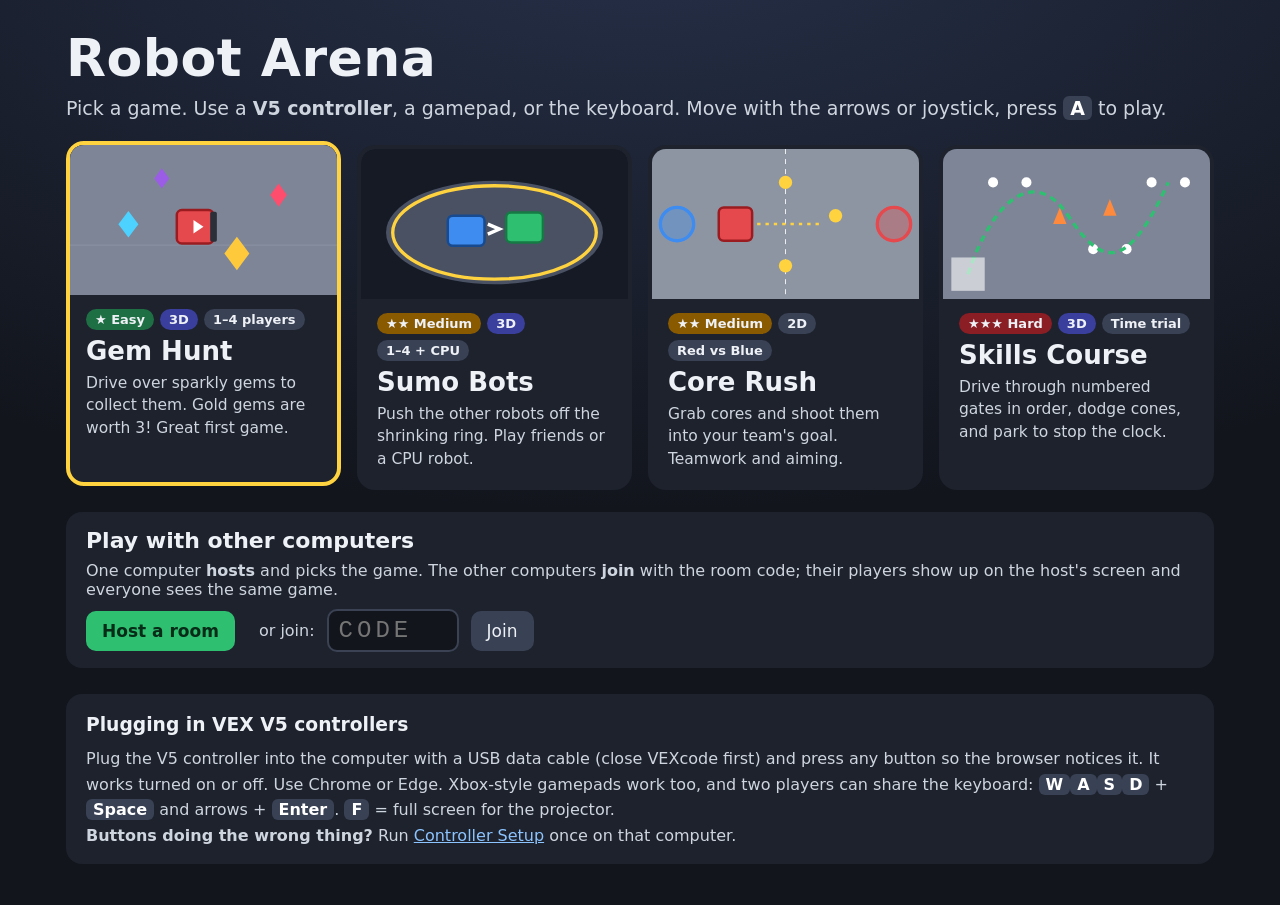
<file: index.html>
<!doctype html>
<html lang="en">
<head>
<meta charset="utf-8">
<meta name="viewport" content="width=device-width,initial-scale=1">
<title>Robot Arena</title>
<link rel="stylesheet" href="css/game.css?v=8">
<script type="importmap">{ "imports": { "./js/input.js": "./js/input.js?v=8", "./js/audio.js": "./js/audio.js?v=8", "./js/lobby.js": "./js/lobby.js?v=8", "./js/drive.js": "./js/drive.js?v=8", "./js/scene3d.js": "./js/scene3d.js?v=8", "./js/net.js": "./js/net.js?v=8" } }</script>
<style>
  body { overflow: auto; background: radial-gradient(1200px 600px at 50% -10%, #263049, var(--bg)); }
  main { max-width: 1180px; margin: 0 auto; padding: 28px 16px 40px; }
  header h1 { font-size: 52px; margin: 0; }
  header p { color: #cfd5df; font-size: 19px; margin: 6px 0 22px; line-height: 1.5; }
  .grid { display: grid; grid-template-columns: repeat(4, 1fr); gap: 16px; }
  .card { background: var(--panel); border-radius: 18px; overflow: hidden; text-decoration: none; color: var(--ink);
    border: 4px solid transparent; transition: transform .12s, border-color .12s; display: flex; flex-direction: column; }
  .card:hover, .card.sel { border-color: var(--core); transform: translateY(-4px); }
  .card svg { display: block; width: 100%; height: auto; background: #2a3141; }
  .card .body { padding: 14px 16px 16px; display: flex; flex-direction: column; gap: 6px; flex: 1; }
  .card h2 { margin: 0; font-size: 26px; }
  .tags { display: flex; gap: 6px; flex-wrap: wrap; }
  .tag { font-size: 13px; font-weight: 700; padding: 3px 9px; border-radius: 999px; background: #394154; }
  .tag.easy { background: #1f6f45; } .tag.med { background: #8a5a00; } .tag.hard { background: #8b1d24; }
  .tag.d3 { background: #3a3f9e; }
  .card p { margin: 0; color: #cfd5df; font-size: 15.5px; line-height: 1.45; }
  .help { margin-top: 26px; background: var(--panel); border-radius: 16px; padding: 16px 20px; color: #cfd5df; font-size: 16px; line-height: 1.6; }
  .help h3 { margin: 0 0 6px; color: var(--ink); }
  .online { margin-top: 22px; background: var(--panel); border-radius: 16px; padding: 16px 20px; font-size: 16px; color: #cfd5df; }
  .online h3 { margin: 0 0 8px; color: var(--ink); font-size: 22px; }
  .online input { font: inherit; font-size: 24px; font-family: Consolas, monospace; letter-spacing: 4px; text-transform: uppercase;
    width: 5.5em; padding: 6px 10px; border-radius: 10px; border: 2px solid #3a4253; background: #12151c; color: var(--core); }
  body.netclient .grid .card { opacity: .45; pointer-events: none; }
  @media (max-width: 980px) { .grid { grid-template-columns: repeat(2, 1fr); } }
  @media (max-width: 560px) { .grid { grid-template-columns: 1fr; } header h1 { font-size: 36px; } }
</style>
</head>
<body>
<main>
  <header>
    <h1>Robot Arena</h1>
    <p>Pick a game. Use a <b>V5 controller</b>, a gamepad, or the keyboard. Move with the arrows or joystick, press <kbd>A</kbd> to play.</p>
  </header>
  <div class="grid" id="grid">
    <a class="card" href="gem-hunt.html">
      <svg viewBox="0 0 320 180" aria-hidden="true">
        <rect width="320" height="180" fill="#7d8597"/><path d="M0 120 L320 120" stroke="#ffffff22"/>
        <g transform="translate(70 95)"><polygon points="0,-16 12,0 0,16 -12,0" fill="#4dd2ff"/></g>
        <g transform="translate(250 60)"><polygon points="0,-14 10,0 0,14 -10,0" fill="#ff4d6d"/></g>
        <g transform="translate(200 130)"><polygon points="0,-20 15,0 0,20 -15,0" fill="#ffc93c"/></g>
        <g transform="translate(110 40)"><polygon points="0,-12 9,0 0,12 -9,0" fill="#9b5de5"/></g>
        <rect x="128" y="78" width="44" height="40" rx="6" fill="#e5484d" stroke="#9b1c20" stroke-width="3"/>
        <rect x="168" y="80" width="8" height="36" rx="2" fill="#2b2f38"/><polygon points="160,98 148,90 148,106" fill="#fff"/>
      </svg>
      <div class="body"><div class="tags"><span class="tag easy">★ Easy</span><span class="tag d3">3D</span><span class="tag">1–4 players</span></div>
        <h2>Gem Hunt</h2><p>Drive over sparkly gems to collect them. Gold gems are worth 3! Great first game.</p></div>
    </a>
    <a class="card" href="sumo.html">
      <svg viewBox="0 0 320 180" aria-hidden="true">
        <rect width="320" height="180" fill="#151a25"/><ellipse cx="160" cy="100" rx="130" ry="62" fill="#4a5163"/>
        <ellipse cx="160" cy="100" rx="122" ry="56" fill="none" stroke="#ffd23f" stroke-width="4"/>
        <rect x="104" y="80" width="44" height="36" rx="6" fill="#3e8cf0" stroke="#174a8f" stroke-width="3"/>
        <rect x="174" y="76" width="44" height="36" rx="6" fill="#2fbf71" stroke="#167a45" stroke-width="3"/>
        <path d="M152 90 l14 6 l-14 6" stroke="#fff" stroke-width="4" fill="none"/>
      </svg>
      <div class="body"><div class="tags"><span class="tag med">★★ Medium</span><span class="tag d3">3D</span><span class="tag">1–4 + CPU</span></div>
        <h2>Sumo Bots</h2><p>Push the other robots off the shrinking ring. Play friends or a CPU robot.</p></div>
    </a>
    <a class="card" href="core-rush.html">
      <svg viewBox="0 0 320 180" aria-hidden="true">
        <rect width="320" height="180" fill="#8d95a3"/><path d="M160 0 V180" stroke="#fff" stroke-dasharray="6 6"/>
        <circle cx="30" cy="90" r="20" fill="#3e8cf055" stroke="#3e8cf0" stroke-width="4"/>
        <circle cx="290" cy="90" r="20" fill="#e5484d55" stroke="#e5484d" stroke-width="4"/>
        <circle cx="160" cy="40" r="8" fill="#ffd23f"/><circle cx="160" cy="140" r="8" fill="#ffd23f"/><circle cx="220" cy="80" r="8" fill="#ffd23f"/>
        <rect x="80" y="70" width="40" height="40" rx="6" fill="#e5484d" stroke="#9b1c20" stroke-width="3"/>
        <path d="M126 90 H200" stroke="#ffd23f" stroke-width="3" stroke-dasharray="4 6"/>
      </svg>
      <div class="body"><div class="tags"><span class="tag med">★★ Medium</span><span class="tag">2D</span><span class="tag">Red vs Blue</span></div>
        <h2>Core Rush</h2><p>Grab cores and shoot them into your team's goal. Teamwork and aiming.</p></div>
    </a>
    <a class="card" href="skills.html">
      <svg viewBox="0 0 320 180" aria-hidden="true">
        <rect width="320" height="180" fill="#7d8597"/>
        <g fill="#fff"><circle cx="60" cy="40" r="6"/><circle cx="100" cy="40" r="6"/><circle cx="180" cy="120" r="6"/><circle cx="220" cy="120" r="6"/><circle cx="250" cy="40" r="6"/><circle cx="290" cy="40" r="6"/></g>
        <g fill="#ff8a3d"><polygon points="140,70 148,90 132,90"/><polygon points="200,60 208,80 192,80"/></g>
        <path d="M30 150 C 60 60, 110 20, 150 80 S 220 150, 270 40" stroke="#2fbf71" stroke-width="4" fill="none" stroke-dasharray="8 6"/>
        <rect x="10" y="130" width="40" height="40" fill="#fff" opacity=".6"/>
      </svg>
      <div class="body"><div class="tags"><span class="tag hard">★★★ Hard</span><span class="tag d3">3D</span><span class="tag">Time trial</span></div>
        <h2>Skills Course</h2><p>Drive through numbered gates in order, dodge cones, and park to stop the clock.</p></div>
    </a>
  </div>
  <div class="online" id="online">
    <h3>Play with other computers</h3>
    <div id="netIdle">
      <p style="margin:0 0 10px">One computer <b>hosts</b> and picks the game. The other computers <b>join</b> with the room code; their players show up on the host's screen and everyone sees the same game.</p>
      <div class="row">
        <button class="big go" id="hostBtn" style="margin-left:0">Host a room</button>
        <span style="margin-left:12px">or join:</span>
        <input id="codeIn" maxlength="4" placeholder="CODE" autocomplete="off" spellcheck="false">
        <button class="big" id="joinBtn">Join</button>
      </div>
    </div>
    <div id="netOn" class="netbox hidden"></div>
  </div>
  <div class="help">
    <h3>Plugging in VEX V5 controllers</h3>
    Plug the V5 controller into the computer with a USB data cable (close VEXcode first) and press any button so the browser notices it.
    It works turned on or off. Use Chrome or Edge. Xbox-style gamepads work too, and two players can share the keyboard:
    <kbd>W</kbd><kbd>A</kbd><kbd>S</kbd><kbd>D</kbd> + <kbd>Space</kbd> and arrows + <kbd>Enter</kbd>.
    <kbd>F</kbd> = full screen for the projector.<br>
    <b>Buttons doing the wrong thing?</b> Run <a href="controller-setup.html" style="color:#8cc4ff">Controller Setup</a> once on that computer.
  </div>
</main>
<script type="module">
import { pollInputs, endInputFrame, menuNav } from './js/input.js';
import { sfx } from './js/audio.js';
import { net, onNetChange, hostGame, joinGame, stopOnline, clientTick } from './js/net.js';
const $ = id => document.getElementById(id);
$('hostBtn').onclick = () => hostGame();
const doJoin = () => { const c = $('codeIn').value.trim().toUpperCase(); if (c.length === 4) joinGame(c); else $('codeIn').focus(); };
$('joinBtn').onclick = doJoin;
$('codeIn').addEventListener('keydown', e => { if (e.key === 'Enter') doJoin(); });
onNetChange(n => {
  document.body.classList.toggle('netclient', n.isClient);
  $('netIdle').classList.toggle('hidden', !!n.role);
  $('netOn').classList.toggle('hidden', !n.role);
  if (!n.role) return;
  const box = $('netOn'); box.textContent = '';
  const add = (tag, text, cls) => { const e = document.createElement(tag); e.textContent = text; if (cls) e.className = cls; box.append(e); return e; };
  if (n.isHost) {
    add('span', 'Room code:'); add('span', n.code, 'code');
    add('span', `${n.connected} other computer${n.connected === 1 ? '' : 's'} connected. Pick a game below; joined players press A in the game's lobby.`);
  } else {
    add('span', 'Joined room'); add('span', n.code, 'code');
    add('span', n.connected ? 'Connected! Waiting for the host to pick a game…' : 'Connecting…');
  }
  const b = add('button', n.isHost ? 'Stop online' : 'Leave room', 'big'); b.onclick = () => stopOnline();
  if (n.status) add('p', n.status, 'status');
});
const cards = [...document.querySelectorAll('.card')];
let sel = 0;
const cols = () => getComputedStyle(document.getElementById('grid')).gridTemplateColumns.split(' ').length;
function show() { cards.forEach((c, i) => c.classList.toggle('sel', i === sel)); }
cards.forEach((c, i) => c.addEventListener('mouseenter', () => { sel = i; show(); }));
function frame() {
  pollInputs();
  clientTick();
  const n = menuNav(), before = sel;
  if (net.isClient) n.ok = false; // the host picks the game
  if (n.left) sel = Math.max(0, sel - 1);
  if (n.right) sel = Math.min(cards.length - 1, sel + 1);
  if (n.up) sel = Math.max(0, sel - cols());
  if (n.down) sel = Math.min(cards.length - 1, sel + cols());
  if (sel !== before) { sfx.move(); show(); cards[sel].scrollIntoView({ block: 'nearest' }); }
  if (n.ok) { location.href = cards[sel].getAttribute('href'); return; }
  endInputFrame();
  requestAnimationFrame(frame);
}
show();
requestAnimationFrame(frame);
</script>
</body>
</html>
</file>
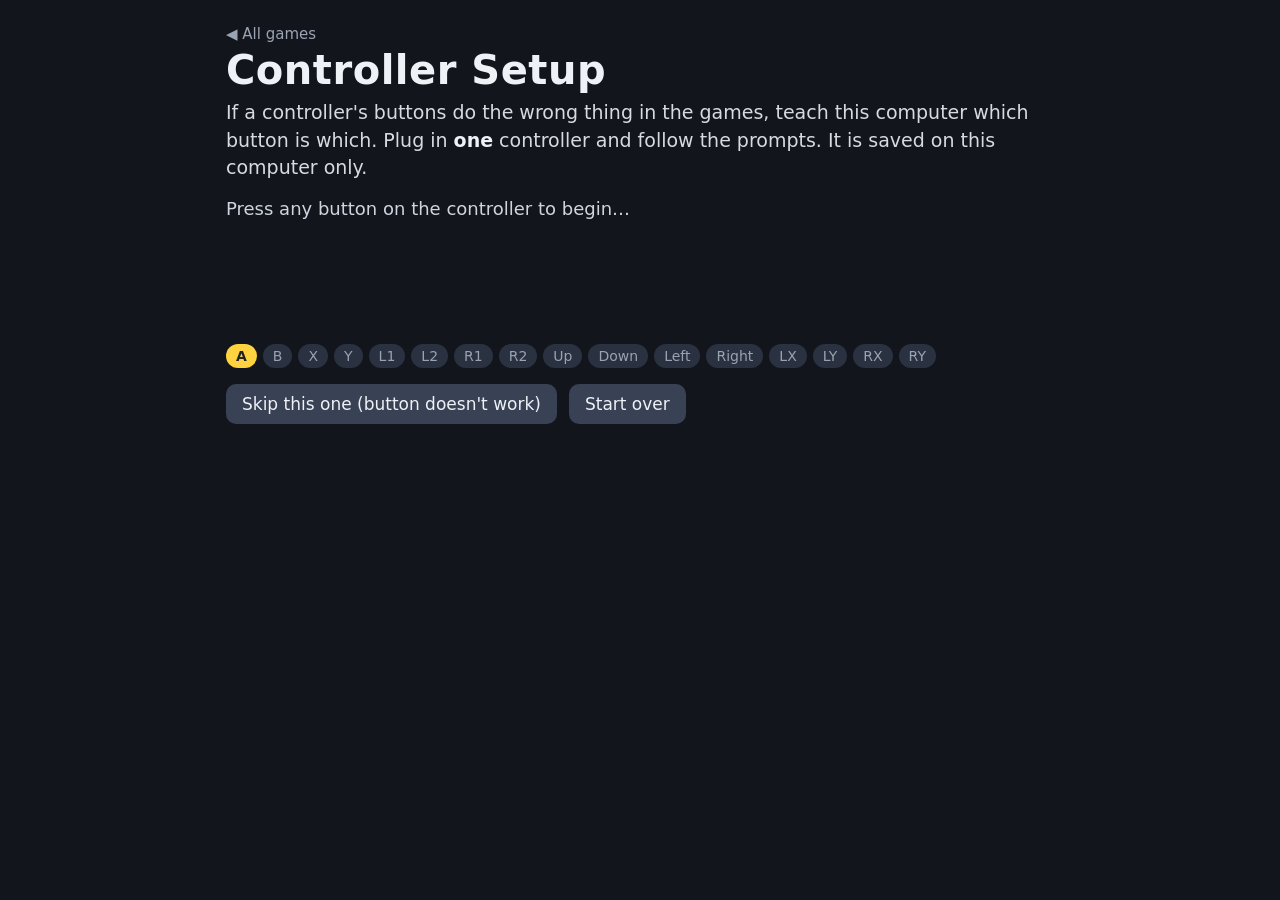
<file: controller-setup.html>
<!doctype html>
<html lang="en">
<head>
<meta charset="utf-8">
<meta name="viewport" content="width=device-width,initial-scale=1">
<title>Controller Setup · Robot Arena</title>
<link rel="stylesheet" href="css/game.css?v=8">
<script type="importmap">{ "imports": { "./js/input.js": "./js/input.js?v=8", "./js/audio.js": "./js/audio.js?v=8", "./js/lobby.js": "./js/lobby.js?v=8", "./js/drive.js": "./js/drive.js?v=8", "./js/scene3d.js": "./js/scene3d.js?v=8", "./js/net.js": "./js/net.js?v=8" } }</script>
<style>
  body { overflow: auto; }
  main { max-width: 860px; margin: 0 auto; padding: 24px 16px 40px; }
  .prompt { font-size: 44px; font-weight: 900; margin: 18px 0 6px; min-height: 1.2em; }
  .prompt .k { color: var(--core); }
  .sub { color: #cfd5df; font-size: 18px; min-height: 1.5em; }
  .progress { display: flex; gap: 6px; flex-wrap: wrap; margin: 16px 0; }
  .progress span { padding: 4px 10px; border-radius: 999px; background: #2a3141; font-size: 14px; color: var(--muted); }
  .progress span.done { background: #1f6f45; color: #fff; } .progress span.now { background: var(--core); color: #222; font-weight: 800; }
  .progress span.skip { background: #5a3a1a; color: #fff; }
  pre { background: #0d1018; padding: 12px; border-radius: 10px; white-space: pre-wrap; word-break: break-all; font-size: 13px; color: #cfd5df; }
  .live { display: flex; gap: 8px; flex-wrap: wrap; min-height: 44px; margin: 8px 0; }
  .live span { background: var(--go); color: #062b16; font-weight: 800; padding: 8px 14px; border-radius: 10px; font-size: 20px; }
  .sticks { display: flex; gap: 24px; margin: 10px 0; }
  .stick { width: 120px; height: 120px; border-radius: 50%; background: #2a3141; position: relative; }
  .stick i { position: absolute; width: 26px; height: 26px; border-radius: 50%; background: var(--core); left: 47px; top: 47px; }
  .stick b { position: absolute; bottom: -24px; width: 100%; text-align: center; font-size: 14px; color: var(--muted); }
</style>
</head>
<body>
<main>
  <a class="backlink" href="./">◀ All games</a>
  <h1>Controller Setup</h1>
  <p class="how">If a controller's buttons do the wrong thing in the games, teach this computer which button is which.
    Plug in <b>one</b> controller and follow the prompts. It is saved on this computer only.</p>
  <div id="pad" class="sub">Press any button on the controller to begin…</div>
  <div class="prompt" id="prompt"></div>
  <div class="sub" id="sub"></div>
  <div class="progress" id="progress"></div>
  <div class="row">
    <button class="big" id="skip">Skip this one (button doesn't work)</button>
    <button class="big" id="restart">Start over</button>
  </div>
  <div id="done" class="hidden">
    <h2>Try it!</h2>
    <p class="sub">Press buttons and move the sticks; the names below should match what you press.</p>
    <div class="live" id="live"></div>
    <div class="sticks"><div class="stick"><i id="ls"></i><b>Left stick</b></div><div class="stick"><i id="rs"></i><b>Right stick</b></div></div>
    <div class="row" style="margin-top:34px">
      <button class="big go" id="save" style="margin-left:0">Save for this computer</button>
      <button class="big" id="reset">Remove saved layout (use default)</button>
    </div>
    <p class="status" id="status"></p>
    <p class="sub">Send this to the person who maintains the games so it can become the default for every computer:</p>
    <pre id="json"></pre>
  </div>
</main>
<script type="module">
import { isV5Pad, padKey, SAVED_KEY } from './js/input.js';

const BUTTONS = [['A', 'A'], ['B', 'B'], ['X', 'X'], ['Y', 'Y'], ['L1', 'L-up (top left bumper)'], ['L2', 'L-down (bottom left bumper)'],
  ['R1', 'R-up (top right bumper)'], ['R2', 'R-down (bottom right bumper)'], ['Up', 'Up arrow'], ['Down', 'Down arrow'], ['Left', 'Left arrow'], ['Right', 'Right arrow']];
const STICKS = [[0, 'LEFT joystick to the RIGHT'], [1, 'LEFT joystick UP'], [2, 'RIGHT joystick to the RIGHT'], [3, 'RIGHT joystick UP']];
const STEPS = [...BUTTONS.map(([name, label]) => ({ kind: 'btn', name, label })), ...STICKS.map(([i, label]) => ({ kind: 'stick', i, label }))];

let padIndex = null, primed = false, step = 0, map, held = new Set(), base = [], waitCenter = false, prevPressed = new Set(), status = [];
const $ = id => document.getElementById(id);

function reset() {
  map = { ax: [null, null, null, null], sg: [1, 1, 1, 1], btn: {} };
  step = 0; status = STEPS.map(() => ''); waitCenter = false; held = null;
  $('done').classList.add('hidden'); render();
}
function pad() { return padIndex == null ? null : navigator.getGamepads()[padIndex]; }
function render() {
  const s = STEPS[step];
  $('progress').innerHTML = STEPS.map((x, i) => `<span class="${i === step ? 'now' : status[i]}">${x.kind === 'btn' ? x.name : ['LX', 'LY', 'RX', 'RY'][x.i]}</span>`).join('');
  if (!s) { $('prompt').textContent = 'All done!'; $('sub').textContent = ''; finish(); return; }
  $('prompt').innerHTML = s.kind === 'btn' ? `Press <span class="k">${s.label}</span>` : `Push the <span class="k">${s.label}</span>`;
  $('sub').textContent = s.kind === 'stick' ? 'Push it all the way and hold for a moment, then let go.' : '';
}
function next(result) { status[step] = result; step++; held = null; waitCenter = result === 'done' && STEPS[step - 1].kind === 'stick'; render(); }

$('skip').onclick = () => { if (step < STEPS.length) next('skip'); };
$('restart').onclick = reset;
addEventListener('keydown', e => { if (e.code === 'Space') { e.preventDefault(); $('skip').click(); } });

function finish() {
  $('done').classList.remove('hidden');
  const p = pad();
  const out = { id: p ? p.id : '?', axes: p ? p.axes.length : 0, ...map };
  $('json').textContent = JSON.stringify(out);
}
$('save').onclick = () => {
  const p = pad(); if (!p) return;
  let all = {}; try { all = JSON.parse(localStorage.getItem(SAVED_KEY) || '{}'); } catch {}
  all[padKey(p)] = map;
  try { localStorage.setItem(SAVED_KEY, JSON.stringify(all)); $('status').innerHTML = '<b style="color:var(--go)">Saved! The games on this computer will use this layout.</b>'; }
  catch { $('status').innerHTML = '<span class="warn">This browser blocked saving.</span>'; }
};
$('reset').onclick = () => {
  const p = pad(); if (!p) return;
  let all = {}; try { all = JSON.parse(localStorage.getItem(SAVED_KEY) || '{}'); } catch {}
  delete all[padKey(p)];
  try { localStorage.setItem(SAVED_KEY, JSON.stringify(all)); } catch {}
  $('status').textContent = 'Saved layout removed; the games use the built-in default again.';
};

function frame() {
  const pads = [...navigator.getGamepads()].filter(Boolean);
  if (padIndex == null && !primed) {
    // buttons already down when the page opens (or stuck) don't count
    primed = true;
    for (const g of pads) g.buttons.forEach((b, i) => b.pressed && prevPressed.add(g.index + ':' + i));
  } else if (padIndex == null) {
    // the first controller with a fresh press is the one we set up (ignores mirror copies)
    for (const g of pads) {
      const now = new Set(g.buttons.map((b, i) => b.pressed ? g.index + ':' + i : null).filter(Boolean));
      for (const k of now) if (!prevPressed.has(k)) { padIndex = g.index; break; }
      if (padIndex != null) break;
      prevPressed = new Set([...prevPressed].filter(k => !k.startsWith(g.index + ':')).concat([...now]));
    }
    if (padIndex != null) {
      const g = pad();
      $('pad').innerHTML = `Setting up: <b>${g.id}</b> (${g.axes.length} axes, ${g.buttons.length} buttons)${isV5Pad(g) ? ' — VEX V5 controller' : ''}`;
      render();
    }
  } else {
    const g = pad();
    if (g) {
      const s = STEPS[step];
      const down = new Set(g.buttons.map((b, i) => (b.pressed || b.value > 0.5) ? i : null).filter(x => x !== null));
      if (s && s.kind === 'btn') {
        if (held == null) held = new Set(down);              // ignore anything already held (stuck buttons)
        for (const i of down) if (!held.has(i)) {
          const used = Object.entries(map.btn).find(([n]) => +n === i);
          if (used) { $('sub').innerHTML = `<span class="warn">That button is already ${used[1]}. Press <b>${s.label}</b>.</span>`; held.add(i); break; }
          map.btn[i] = s.name; next('done'); break;
        }
        for (const i of [...(held || [])]) if (!down.has(i)) held.delete(i);
      } else if (s && s.kind === 'stick') {
        if (waitCenter) { if (g.axes.every((a, i) => Math.abs(a - (base[i] || 0)) < 0.3)) waitCenter = false; }
        else {
          if (!base.length || held == null) { base = [...g.axes]; held = new Set(); }
          let bestI = -1, bestD = 0;
          g.axes.forEach((a, i) => { const d = a - base[i]; if (Math.abs(d) > Math.abs(bestD) && !map.ax.includes(i)) { bestD = d; bestI = i; } });
          if (bestI >= 0 && Math.abs(bestD) > 0.6) { map.ax[s.i] = bestI; map.sg[s.i] = Math.sign(bestD); next('done'); }
        }
      } else if (!s) {
        // live test with the new layout
        const names = [...down].map(i => map.btn[i]).filter(Boolean);
        $('live').innerHTML = names.map(n => `<span>${n}</span>`).join('') || '<span style="background:#2a3141;color:var(--muted)">press something</span>';
        const v = k => map.ax[k] == null ? 0 : (g.axes[map.ax[k]] || 0) * map.sg[k];
        $('ls').style.transform = `translate(${v(0) * 45}px, ${-v(1) * 45}px)`;
        $('rs').style.transform = `translate(${v(2) * 45}px, ${-v(3) * 45}px)`;
      }
    }
  }
  requestAnimationFrame(frame);
}
reset();
$('prompt').textContent = '';
requestAnimationFrame(frame);
</script>
</body>
</html>
</file>
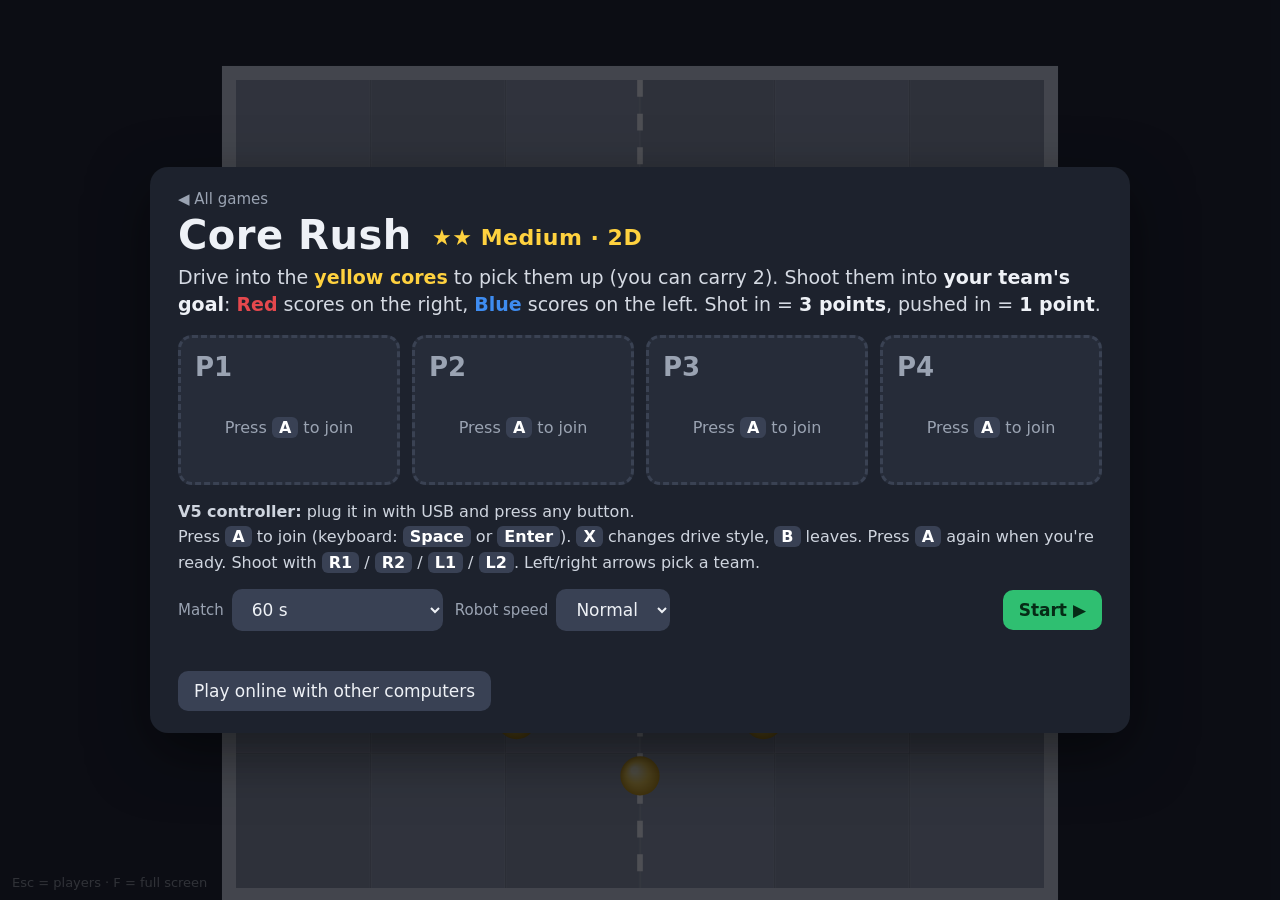
<file: core-rush.html>
<!doctype html>
<html lang="en">
<head>
<meta charset="utf-8">
<meta name="viewport" content="width=device-width,initial-scale=1">
<title>Core Rush · Robot Arena</title>
<link rel="stylesheet" href="css/game.css?v=8">
<script type="importmap">{ "imports": { "./js/input.js": "./js/input.js?v=8", "./js/audio.js": "./js/audio.js?v=8", "./js/lobby.js": "./js/lobby.js?v=8", "./js/drive.js": "./js/drive.js?v=8", "./js/scene3d.js": "./js/scene3d.js?v=8", "./js/net.js": "./js/net.js?v=8" } }</script>
</head>
<body>
<canvas id="c" class="game"></canvas>
<div class="corner-help">Esc = players · F = full screen</div>
<script type="module">
import { pollInputs, endInputFrame, sources } from './js/input.js';
import { sfx, unlockAudio } from './js/audio.js';
import { createLobby, createHud, COLORS, TIME_SELECT, SPEED_SELECT, fmtTime } from './js/lobby.js';
import { SPEEDS, driveInput, stepRobot } from './js/drive.js';
import { net, hostTick, clientTick, sound, smoothTo } from './js/net.js';

// ---------- constants (field units are inches; a VEX field is 144" = 12 ft) ----------
const FIELD = 144, R_ROBOT = 10.5, R_BALL = 3.5, GOAL_R = 10, POST_R = 5, MAX_HELD = 2;
const GOALS = { red: { x: 130, y: 72 }, blue: { x: 14, y: 72 } };
const SHOOT = ['R1', 'R2', 'L1', 'L2'];
const STARTS = { red: [[26, 40, 0], [26, 104, 0]], blue: [[118, 40, Math.PI], [118, 104, Math.PI]] };
const BALL_START = [[72, 20], [72, 46], [72, 72], [72, 98], [72, 124], [50, 30], [50, 114], [94, 30], [94, 114],
  [46, 72], [98, 72], [32, 56], [32, 88], [112, 56], [112, 88], [60, 86], [84, 58]];

const hud = createHud();
const lobby = createLobby({
  title: 'Core Rush', tag: '★★ Medium · 2D', teams: true,
  rules: 'Drive into the <b style="color:var(--core)">yellow cores</b> to pick them up (you can carry 2). Shoot them into <b>your team\'s goal</b>: <b style="color:var(--red)">Red</b> scores on the right, <b style="color:var(--blue)">Blue</b> scores on the left. Shot in = <b>3 points</b>, pushed in = <b>1 point</b>.',
  hint: 'Shoot with <kbd>R1</kbd> / <kbd>R2</kbd> / <kbd>L1</kbd> / <kbd>L2</kbd>. Left/right arrows pick a team.',
  selects: [TIME_SELECT('60'), SPEED_SELECT('normal')],
  onStart: startMatch, onLobby: () => { state = 'lobby'; hud.hide(); },
});

// ---------- match ----------
let state = 'lobby', robots = [], balls = [], popups = [], score = { red: 0, blue: 0 };
let matchLen = 60, timeLeft = 60, countdown = 0, lastBeep = 0, speed = SPEEDS.normal;

function startMatch() {
  unlockAudio();
  const o = lobby.options();
  matchLen = +o.time; speed = SPEEDS[o.speed];
  timeLeft = matchLen; score = { red: 0, blue: 0 }; popups = [];
  const used = { red: 0, blue: 0 };
  robots = lobby.players.map(p => {
    const [x, y, th] = STARTS[p.team][used[p.team]++ % 2];
    return { p, x, y, th, v: 0, w: 0, held: 0, cool: 0, points: 0, shots: 0, made: 0 };
  });
  balls = BALL_START.map(([x, y]) => ({ x, y, vx: 0, vy: 0, st: 'roll', t: 0, by: null }));
  state = 'countdown'; countdown = 3.999; lastBeep = 4;
}
function endMatch() {
  state = 'end'; sound('end');
  const title = score.red > score.blue ? 'Red wins!' : score.blue > score.red ? 'Blue wins!' : "It's a tie!";
  const color = score.red > score.blue ? 'var(--red)' : score.blue > score.red ? 'var(--blue)' : 'var(--core)';
  lobby.showEnd(title, color,
    `<div class="scores"><span style="color:var(--red)">${score.red}</span><span>–</span><span style="color:var(--blue)">${score.blue}</span></div>
     <table class="stats"><tr><th>Player</th><th>Team</th><th>Shots</th><th>Shots in</th><th>Points scored</th></tr>` +
    robots.map(r => `<tr><td><b>${r.p.name}</b></td><td style="color:var(--${r.p.team})">${COLORS[r.p.team].name}</td><td>${r.shots}</td><td>${r.made}</td><td>${r.points}</td></tr>`).join('') + '</table>');
}

function shoot(r) {
  if (r.held <= 0 || r.cool > 0) return;
  r.held--; r.cool = 0.35; r.shots++;
  const c = Math.cos(r.th), s = Math.sin(r.th), d = R_ROBOT + R_BALL + 1;
  const sp = 125 + Math.max(0, r.v);
  balls.push({ x: r.x + c * d, y: r.y + s * d, vx: c * sp, vy: s * sp, st: 'fly', t: 0.55, by: r });
  sound('shoot');
}

function respawnBall(b) {
  for (let tries = 0; tries < 30; tries++) {
    const x = 52 + Math.random() * 40, y = 12 + Math.random() * 120;
    if (robots.every(r => Math.hypot(r.x - x, r.y - y) > R_ROBOT + 8) && balls.every(o => o === b || o.st === 'gone' || Math.hypot(o.x - x, o.y - y) > 8)) {
      Object.assign(b, { x, y, vx: 0, vy: 0, st: 'roll', t: 0, pop: 0.4 }); return;
    }
  }
  Object.assign(b, { x: 72, y: 72, vx: 0, vy: 0, st: 'roll', t: 0, pop: 0.4 });
}

function step(dt) {
  for (const r of robots) {
    const [tv, tw] = driveInput(r.p, speed);
    stepRobot(r, tv, tw, speed, dt);
    r.cool = Math.max(0, r.cool - dt);
    const s = sources.get(r.p.src);
    if (s && SHOOT.some(b => s.btn.has(b))) shoot(r);
  }
  for (let i = 0; i < robots.length; i++) {
    const a = robots[i];
    for (let j = i + 1; j < robots.length; j++) {
      const b = robots[j], dx = b.x - a.x, dy = b.y - a.y, d = Math.hypot(dx, dy) || 0.01, o = 2 * R_ROBOT - d;
      if (o > 0) { const nx = dx / d, ny = dy / d; a.x -= nx * o / 2; a.y -= ny * o / 2; b.x += nx * o / 2; b.y += ny * o / 2; }
    }
    for (const g of Object.values(GOALS)) {
      const dx = a.x - g.x, dy = a.y - g.y, d = Math.hypot(dx, dy) || 0.01, o = R_ROBOT + POST_R - d;
      if (o > 0) { a.x += dx / d * o; a.y += dy / d * o; }
    }
    a.x = Math.max(R_ROBOT, Math.min(FIELD - R_ROBOT, a.x));
    a.y = Math.max(R_ROBOT, Math.min(FIELD - R_ROBOT, a.y));
  }
  for (const b of balls) {
    if (b.st === 'gone') { if ((b.t -= dt) <= 0) respawnBall(b); continue; }
    if (b.pop) b.pop = Math.max(0, b.pop - dt);
    b.x += b.vx * dt; b.y += b.vy * dt;
    const f = Math.exp((b.st === 'fly' ? -0.5 : -2.2) * dt);
    b.vx *= f; b.vy *= f;
    if (Math.hypot(b.vx, b.vy) < 1.5) b.vx = b.vy = 0;
    if (b.st === 'fly' && (b.t -= dt) <= 0) b.st = 'roll';
    if (b.x < R_BALL) { b.x = R_BALL; b.vx = Math.abs(b.vx) * 0.6; }
    if (b.x > FIELD - R_BALL) { b.x = FIELD - R_BALL; b.vx = -Math.abs(b.vx) * 0.6; }
    if (b.y < R_BALL) { b.y = R_BALL; b.vy = Math.abs(b.vy) * 0.6; }
    if (b.y > FIELD - R_BALL) { b.y = FIELD - R_BALL; b.vy = -Math.abs(b.vy) * 0.6; }
    for (const [team, g] of Object.entries(GOALS)) {
      if (Math.hypot(b.x - g.x, b.y - g.y) < GOAL_R) {
        const pts = b.st === 'fly' ? 3 : 1;
        score[team] += pts;
        if (b.by && b.by.p.team === team) { b.by.points += pts; if (pts === 3) b.by.made++; }
        popups.push({ x: g.x, y: g.y - 6, text: '+' + pts, color: COLORS[team].main, t: 1.2 });
        sound(pts === 3 ? 'score3' : 'score1');
        b.st = 'gone'; b.t = 1.5; b.by = null;
        break;
      }
    }
    if (b.st !== 'roll') continue;
    for (const r of robots) {
      const c = Math.cos(r.th), s = Math.sin(r.th);
      const fx = r.x + c * 9, fy = r.y + s * 9;
      if (r.held < MAX_HELD && Math.hypot(b.x - fx, b.y - fy) < R_BALL + 5) {
        r.held++; b.st = 'gone'; b.t = 1e9; b.held = r; sound('grab'); break;
      }
      const dx = b.x - r.x, dy = b.y - r.y, d = Math.hypot(dx, dy) || 0.01, o = R_ROBOT + R_BALL - d;
      if (o > 0) {
        const nx = dx / d, ny = dy / d;
        b.x += nx * o; b.y += ny * o;
        const rv = (c * nx + s * ny) * r.v;
        const bv = b.vx * nx + b.vy * ny;
        if (bv < rv * 1.1) { b.vx += nx * (rv * 1.1 - bv); b.vy += ny * (rv * 1.1 - bv); }
        b.by = r;
      }
    }
  }
  const rolling = balls.filter(b => b.st === 'roll');
  for (let i = 0; i < rolling.length; i++) for (let j = i + 1; j < rolling.length; j++) {
    const a = rolling[i], b = rolling[j], dx = b.x - a.x, dy = b.y - a.y, d = Math.hypot(dx, dy);
    if (d > 0 && d < 2 * R_BALL) {
      const nx = dx / d, ny = dy / d, o = 2 * R_BALL - d;
      a.x -= nx * o / 2; a.y -= ny * o / 2; b.x += nx * o / 2; b.y += ny * o / 2;
      const va = a.vx * nx + a.vy * ny, vb = b.vx * nx + b.vy * ny;
      if (va - vb > 0) { a.vx += (vb - va) * nx; a.vy += (vb - va) * ny; b.vx += (va - vb) * nx; b.vy += (va - vb) * ny; }
    }
  }
  // a held core is a parked placeholder; when one is shot, a new ball object flies, so drop a placeholder
  for (const r of robots) {
    const onBoard = balls.filter(b => b.held === r && b.st === 'gone').length;
    if (onBoard > r.held) balls.splice(balls.indexOf(balls.find(b => b.held === r && b.st === 'gone')), 1);
  }
  popups.forEach(p => p.t -= dt); popups = popups.filter(p => p.t > 0);
}

// ---------- drawing ----------
const cv = document.getElementById('c'), ctx = cv.getContext('2d');
let W = 0, H = 0, S = 1, OX = 0, OY = 0;
const HUD = 76;
function resize() {
  const dpr = devicePixelRatio || 1;
  W = innerWidth; H = innerHeight;
  cv.width = W * dpr; cv.height = H * dpr; ctx.setTransform(dpr, 0, 0, dpr, 0, 0);
  const size = Math.min(W - 24, H - HUD - 16);
  S = size / FIELD; OX = (W - size) / 2; OY = HUD + 4;
}
addEventListener('resize', resize); resize();
function rr(x, y, w, h, r) { ctx.beginPath(); ctx.roundRect(x, y, w, h, r); }

function drawField() {
  ctx.save(); ctx.translate(OX, OY); ctx.scale(S, S);
  for (let i = 0; i < 6; i++) for (let j = 0; j < 6; j++) { ctx.fillStyle = (i + j) % 2 ? '#8d95a3' : '#949cab'; ctx.fillRect(i * 24, j * 24, 24, 24); }
  ctx.strokeStyle = 'rgba(255,255,255,.12)'; ctx.lineWidth = 0.4;
  for (let i = 1; i < 6; i++) { ctx.beginPath(); ctx.moveTo(i * 24, 0); ctx.lineTo(i * 24, FIELD); ctx.moveTo(0, i * 24); ctx.lineTo(FIELD, i * 24); ctx.stroke(); }
  ctx.strokeStyle = '#fff'; ctx.lineWidth = 1; ctx.setLineDash([3, 3]);
  ctx.beginPath(); ctx.moveTo(72, 0); ctx.lineTo(72, FIELD); ctx.stroke(); ctx.setLineDash([]);
  for (const [team, g] of Object.entries(GOALS)) {
    ctx.fillStyle = team === 'red' ? 'rgba(229,72,77,.35)' : 'rgba(62,140,240,.35)';
    ctx.beginPath(); ctx.arc(g.x, g.y, GOAL_R, 0, Math.PI * 2); ctx.fill();
    ctx.strokeStyle = COLORS[team].main; ctx.lineWidth = 2.2; ctx.stroke();
    ctx.fillStyle = COLORS[team].dark; ctx.beginPath(); ctx.arc(g.x, g.y, POST_R, 0, Math.PI * 2); ctx.fill();
    ctx.fillStyle = '#fff'; ctx.font = 'bold 4px Segoe UI, sans-serif'; ctx.textAlign = 'center'; ctx.textBaseline = 'middle';
    ctx.fillText('GOAL', g.x, g.y + GOAL_R + 4);
  }
  ctx.strokeStyle = '#d7dce4'; ctx.lineWidth = 2.5; ctx.strokeRect(-1.25, -1.25, FIELD + 2.5, FIELD + 2.5);
  ctx.restore();
}
function drawBall(b) {
  const fly = b.st === 'fly', lift = fly ? Math.sin(Math.min(1, b.t / 0.55) * Math.PI) * 4 : 0;
  const scale = (1 + lift / 9) * (b.pop ? 1 + b.pop : 1);
  if (fly) { ctx.fillStyle = 'rgba(0,0,0,.25)'; ctx.beginPath(); ctx.arc(b.x, b.y, R_BALL, 0, Math.PI * 2); ctx.fill(); }
  const y = b.y - lift;
  const grd = ctx.createRadialGradient(b.x - 1, y - 1, 0.5, b.x, y, R_BALL * scale);
  grd.addColorStop(0, '#fff6c2'); grd.addColorStop(0.5, '#ffd23f'); grd.addColorStop(1, '#c79300');
  ctx.fillStyle = grd; ctx.beginPath(); ctx.arc(b.x, y, R_BALL * scale, 0, Math.PI * 2); ctx.fill();
}
function drawRobot(r) {
  const { main: col, dark } = COLORS[r.p.team];
  ctx.save(); ctx.translate(r.x, r.y);
  ctx.fillStyle = 'rgba(0,0,0,.3)'; rr(-8.5, -8, 18, 18, 3); ctx.fill();
  ctx.rotate(r.th);
  ctx.fillStyle = '#222'; for (const [x, y] of [[-7, -10], [3, -10], [-7, 8], [3, 8]]) { rr(x, y, 5, 2.2, 0.8); ctx.fill(); }
  ctx.fillStyle = col; rr(-9, -9, 18, 18, 3); ctx.fill();
  ctx.strokeStyle = dark; ctx.lineWidth = 1.2; ctx.stroke();
  ctx.fillStyle = '#3a3f4a'; rr(7.5, -8, 3.5, 16, 1); ctx.fill();
  ctx.fillStyle = '#5c6372'; for (let k = -6; k <= 6; k += 4) ctx.fillRect(8.2, k - 0.5, 2.2, 1);
  ctx.fillStyle = 'rgba(255,255,255,.9)'; ctx.beginPath(); ctx.moveTo(6, 0); ctx.lineTo(0, -4); ctx.lineTo(0, 4); ctx.closePath(); ctx.fill();
  for (let k = 0; k < r.held; k++) { ctx.fillStyle = '#ffd23f'; ctx.strokeStyle = '#a67a00'; ctx.lineWidth = 0.6; ctx.beginPath(); ctx.arc(-4, k ? 3.5 : -3.5, 2.6, 0, Math.PI * 2); ctx.fill(); ctx.stroke(); }
  ctx.restore();
  ctx.fillStyle = '#fff'; ctx.strokeStyle = 'rgba(0,0,0,.6)'; ctx.lineWidth = 1.2;
  ctx.font = 'bold 6px Segoe UI, sans-serif'; ctx.textAlign = 'center'; ctx.textBaseline = 'middle';
  ctx.strokeText(r.p.name, r.x, r.y - 15); ctx.fillText(r.p.name, r.x, r.y - 15);
  const s = sources.get(r.p.src);
  if (s && !s.alive) { ctx.fillStyle = '#ffb347'; ctx.font = 'bold 4px Segoe UI'; ctx.fillText('NO SIGNAL', r.x, r.y + 15); }
}
function draw() {
  ctx.fillStyle = '#12151c'; ctx.fillRect(0, 0, W, H);
  drawField();
  ctx.save(); ctx.translate(OX, OY); ctx.scale(S, S);
  balls.forEach(b => b.st === 'roll' && drawBall(b));
  robots.forEach(drawRobot);
  balls.forEach(b => b.st === 'fly' && drawBall(b));
  for (const p of popups) {
    ctx.globalAlpha = Math.min(1, p.t * 2); ctx.fillStyle = p.color; ctx.strokeStyle = '#fff'; ctx.lineWidth = 1.5;
    ctx.font = '900 12px Segoe UI, sans-serif'; ctx.textAlign = 'center';
    const y = p.y - (1.2 - p.t) * 12; ctx.strokeText(p.text, p.x, y); ctx.fillText(p.text, p.x, y);
  }
  ctx.globalAlpha = 1; ctx.restore();
}

// ---------- online ----------
const r1 = v => Math.round(v * 10) / 10;
function snapshot() {
  return { st: state,
    r: robots.map(r => [r.p.name, r.p.team, r1(r.x), r1(r.y), Math.round(r.th * 1000) / 1000, r.held]),
    b: balls.filter(b => b.st !== 'gone').map(b => [r1(b.x), r1(b.y), b.st === 'fly' ? 1 : 0, Math.round(b.t * 100) / 100, Math.round((b.pop || 0) * 100) / 100]),
    pp: popups.map(p => [p.x, p.y, p.text, p.color, Math.round(p.t * 100) / 100]) };
}
let robotSig = '';
function applySnapshot(s) {
  state = s.st;
  const sig = s.r.map(a => a[0] + a[1]).join();
  if (sig !== robotSig) {
    robotSig = sig;
    robots = s.r.map(a => ({ p: { name: String(a[0]), team: COLORS[a[1]] ? a[1] : 'red' }, x: a[2], y: a[3], th: a[4], held: 0 }));
  }
  s.r.forEach((a, i) => Object.assign(robots[i], { tx: a[2], ty: a[3], tth: a[4], held: Math.min(MAX_HELD, +a[5] || 0) }));
  balls = s.b.map(a => ({ x: a[0], y: a[1], st: a[2] ? 'fly' : 'roll', t: a[3], pop: a[4] }));
  popups = s.pp.map(a => ({ x: a[0], y: a[1], text: String(a[2]), color: String(a[3]), t: a[4] }));
}

// ---------- main loop ----------
addEventListener('keydown', e => { if (e.code === 'Escape' && !net.isClient) state === 'lobby' ? location.href = './' : lobby.show(); });
let last = performance.now();
function frame(now) {
  const dt = Math.min(0.05, (now - last) / 1000); last = now;
  pollInputs();
  if (net.isClient) {
    clientTick();
    if (net.latest) { applySnapshot(net.latest); net.latest = null; }
    robots.forEach(r => smoothTo(r, dt));
  } else if (state === 'lobby') lobby.update();
  else if (state === 'countdown') {
    hud.show();
    countdown -= dt;
    const n = Math.ceil(countdown - 1);
    if (n !== lastBeep) { lastBeep = n; sound(n > 0 ? 'beep' : 'go'); }
    hud.big(n > 0 ? String(n) : 'GO!', n > 0 ? '#fff' : 'var(--go)');
    if (countdown <= 0.6) { state = 'play'; hud.big(''); }
  } else if (state === 'play') {
    for (let k = 0; k < 2; k++) step(dt / 2);
    if (matchLen) {
      const before = Math.ceil(timeLeft); timeLeft -= dt;
      if (Math.ceil(timeLeft) !== before && timeLeft <= 5 && timeLeft > 0) sound('beep');
      if (timeLeft <= 0) { timeLeft = 0; endMatch(); }
    }
  } else if (state === 'end') lobby.endUpdate();
  if (state !== 'lobby' && !net.isClient) hud.set([{ label: 'RED', value: score.red, color: COLORS.red.main }, { label: 'BLUE', value: score.blue, color: COLORS.blue.main }], matchLen ? fmtTime(timeLeft) : '∞');
  hostTick(snapshot);
  draw();
  endInputFrame();
  requestAnimationFrame(frame);
}
balls = BALL_START.map(([x, y]) => ({ x, y, vx: 0, vy: 0, st: 'roll', t: 0 }));
requestAnimationFrame(frame);
</script>
</body>
</html>
</file>
<file: css/game.css>
:root {
  --bg: #12151c; --panel: #1d222d; --ink: #eef1f6; --muted: #9aa3b2;
  --red: #e5484d; --blue: #3e8cf0; --green: #2fbf71; --orange: #f5a524;
  --core: #ffd23f; --go: #2fbf71;
}
* { box-sizing: border-box; }
html, body { margin: 0; height: 100%; background: var(--bg); color: var(--ink);
  font-family: "Segoe UI", system-ui, -apple-system, sans-serif; overflow: hidden; }
canvas.game { display: block; width: 100vw; height: 100vh; }
.overlay { position: fixed; inset: 0; display: flex; align-items: center; justify-content: center;
  background: rgba(10, 12, 18, .72); padding: 16px; overflow: auto; z-index: 10; }
.hidden { display: none !important; }
.panel { background: var(--panel); border-radius: 18px; padding: 22px 28px; width: min(980px, 100%);
  box-shadow: 0 20px 60px rgba(0,0,0,.5); max-height: 100%; overflow: auto; position: relative; }
.backlink { color: var(--muted); text-decoration: none; font-size: 15px; }
.backlink:hover { color: var(--ink); }
h1 { margin: 4px 0 6px; font-size: 40px; letter-spacing: .5px; }
h1 span { color: var(--core); font-size: 22px; vertical-align: middle; margin-left: 6px; }
.how { font-size: 19px; color: #d5dae3; margin: 4px 0 16px; line-height: 1.45; }
.how b { color: var(--ink); }
.slots { display: grid; grid-template-columns: repeat(4, 1fr); gap: 12px; }
.slot { border-radius: 14px; padding: 14px; min-height: 150px; background: #262c39; border: 3px dashed #3a4253;
  display: flex; flex-direction: column; gap: 6px; }
.slot.filled { background: linear-gradient(160deg, color-mix(in srgb, var(--pd) 55%, #1d222d), #1d222d); border: 3px solid var(--pc); }
.slot .pn { font-size: 26px; font-weight: 800; }
.slot .src { font-size: 13px; color: var(--muted); min-height: 2.4em; }
.slot .empty { color: var(--muted); font-size: 16px; margin: auto 0; text-align: center; }
.slot .chips { display: flex; gap: 6px; flex-wrap: wrap; margin-top: auto; }
.chip { font: inherit; font-size: 14px; border: 0; border-radius: 999px; padding: 5px 11px; cursor: pointer;
  background: #3a4253; color: var(--ink); }
.chip.team { background: var(--pc); }
.ready { font-weight: 800; font-size: 18px; color: var(--go); }
.notready { font-size: 15px; color: var(--muted); }
.dead { color: #ff8f8f; font-size: 13px; }
.join-hint { margin: 14px 0; font-size: 16px; color: #cfd5df; line-height: 1.6; }
kbd { background: #394154; border-radius: 6px; padding: 1px 7px; font-family: inherit; font-weight: 700; color: #fff; }
.row { display: flex; gap: 12px; flex-wrap: wrap; align-items: center; }
.big, select { font: inherit; font-size: 17px; border-radius: 10px; border: 0; padding: 10px 16px; cursor: pointer;
  background: #394154; color: var(--ink); text-decoration: none; display: inline-block; }
.big.go { background: var(--go); color: #062b16; font-weight: 800; }
.row > .go:last-child { margin-left: auto; }
label { font-size: 15px; color: var(--muted); display: flex; gap: 8px; align-items: center; }
.status { margin-top: 10px; font-size: 15px; color: var(--muted); min-height: 1.2em; }
.warn { color: #ffb347; }
.end h1 { font-size: 54px; text-align: center; }
.scores { display: flex; justify-content: center; gap: 40px; margin: 12px 0 18px; font-size: 64px; font-weight: 900; }
.stats { width: 100%; border-collapse: collapse; font-size: 18px; margin: 8px 0 18px; }
.stats td, .stats th { padding: 7px 10px; text-align: center; border-bottom: 1px solid #333b4b; }
.stats th { color: var(--muted); font-weight: 600; }
.center { justify-content: center; }
.note { text-align: center; color: var(--muted); font-size: 16px; margin: -6px 0 14px; }

/* in-game HUD */
.hud { position: fixed; top: 8px; left: 50%; transform: translateX(-50%); display: flex; gap: 8px; z-index: 5; pointer-events: none; }
.hud .box { border-radius: 12px; padding: 4px 16px 6px; min-width: 96px; text-align: center; color: #fff;
  font-weight: 900; font-size: 32px; line-height: 1.05; box-shadow: 0 4px 14px rgba(0,0,0,.35); white-space: nowrap; }
.hud .box small { display: block; font-size: 13px; font-weight: 700; opacity: .9; letter-spacing: .5px; }
.hud .box.timer { background: #1d222d; min-width: 120px; display: flex; align-items: center; justify-content: center; }
.bigtext { position: fixed; inset: 0; display: flex; align-items: center; justify-content: center; text-align: center;
  font-size: min(28vw, 30vh); font-weight: 900; pointer-events: none; z-index: 6; padding: 0 5vw;
  text-shadow: 0 6px 30px rgba(0,0,0,.7), 0 0 4px rgba(0,0,0,.6); }
.bigtext.small { font-size: min(9vw, 12vh); }
.corner-help { position: fixed; bottom: 10px; left: 12px; color: rgba(255,255,255,.55); font-size: 13px; z-index: 5; pointer-events: none; }

@media (max-width: 760px) { .slots { grid-template-columns: repeat(2, 1fr); } h1 { font-size: 30px; } .hud .box { font-size: 22px; min-width: 70px; } }

/* online play */
.netrow { margin-top: 12px; }
.netbox { display: flex; gap: 12px; align-items: center; flex-wrap: wrap; background: #262c39; border-radius: 12px; padding: 10px 14px; font-size: 16px; color: #d5dae3; }
.netbox .code { font-family: Consolas, monospace; font-size: 28px; font-weight: 900; letter-spacing: 4px; color: var(--core); background: #12151c; padding: 2px 12px; border-radius: 8px; }
.netbox .status { width: 100%; margin: 0; }
body.netclient [data-lobby] .row, body.netclient [data-lobby] .backlink, body.netclient [data-end] .row, body.netclient .slot .chips { display: none !important; }
</file>
